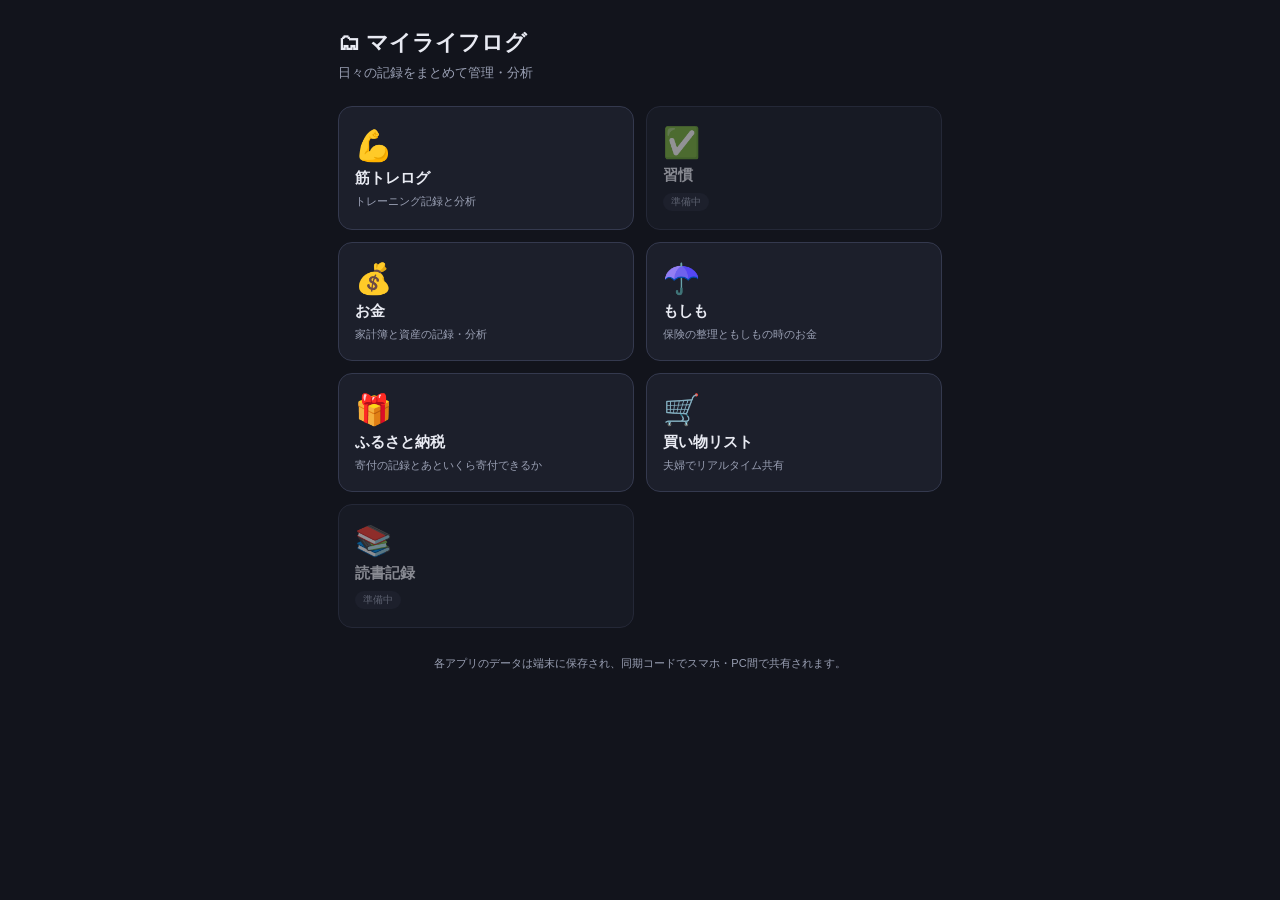
<file: index.html>
<!DOCTYPE html>
<html lang="ja">
<head>
<meta charset="UTF-8">
<meta name="viewport" content="width=device-width, initial-scale=1.0, maximum-scale=1.0, user-scalable=no">
<meta name="theme-color" content="#12141c">
<title>マイライフログ</title>
<style>
  * { margin: 0; padding: 0; box-sizing: border-box; }
  :root {
    --bg: #12141c; --panel: #1c1f2b; --panel2: #262a3a;
    --text: #e8eaf2; --sub: #9aa0b4; --line: #34394e; --accent: #4dabf7;
  }
  body {
    font-family: -apple-system, BlinkMacSystemFont, "Hiragino Kaku Gothic ProN", "Noto Sans JP", sans-serif;
    background: var(--bg); color: var(--text); min-height: 100vh;
    padding: 28px 18px 40px; max-width: 640px; margin: 0 auto;
  }
  header { margin-bottom: 24px; }
  h1 { font-size: 22px; font-weight: 700; }
  .sub { color: var(--sub); font-size: 13px; margin-top: 6px; }
  .grid { display: grid; grid-template-columns: 1fr 1fr; gap: 12px; }
  .app-card {
    display: flex; flex-direction: column; gap: 6px;
    background: var(--panel); border: 1px solid var(--line);
    border-radius: 14px; padding: 18px 16px; text-decoration: none; color: var(--text);
    min-height: 108px; justify-content: center;
  }
  .app-card:active { opacity: 0.8; }
  .app-card .emoji { font-size: 30px; }
  .app-card .name { font-size: 15px; font-weight: 700; }
  .app-card .desc { font-size: 11px; color: var(--sub); }
  .app-card.soon { opacity: 0.55; }
  .app-card.soon .badge {
    font-size: 10px; color: var(--sub); background: var(--panel2);
    padding: 2px 8px; border-radius: 999px; align-self: flex-start; margin-top: 2px;
  }
  footer { margin-top: 28px; color: var(--sub); font-size: 11px; text-align: center; }
</style>
</head>
<body>
<header>
  <h1>🗂 マイライフログ</h1>
  <p class="sub">日々の記録をまとめて管理・分析</p>
</header>

<div class="grid">
  <a class="app-card" href="kintore.html">
    <span class="emoji">💪</span>
    <span class="name">筋トレログ</span>
    <span class="desc">トレーニング記録と分析</span>
  </a>
  <div class="app-card soon">
    <span class="emoji">✅</span>
    <span class="name">習慣</span>
    <span class="badge">準備中</span>
  </div>
  <a class="app-card" href="money.html">
    <span class="emoji">💰</span>
    <span class="name">お金</span>
    <span class="desc">家計簿と資産の記録・分析</span>
</a>
  <a class="app-card" href="hoken.html">
    <span class="emoji">☂️</span>
    <span class="name">もしも</span>
    <span class="desc">保険の整理ともしもの時のお金</span>
  </a>
  <a class="app-card" href="furusato.html">
    <span class="emoji">🎁</span>
    <span class="name">ふるさと納税</span>
    <span class="desc">寄付の記録とあといくら寄付できるか</span>
  </a>
  <a class="app-card" href="shopping.html">
    <span class="emoji">🛒</span>
    <span class="name">買い物リスト</span>
    <span class="desc">夫婦でリアルタイム共有</span>
  </a>
  <div class="app-card soon">
    <span class="emoji">📚</span>
    <span class="name">読書記録</span>
    <span class="badge">準備中</span>
  </div>
</div>

<footer>各アプリのデータは端末に保存され、同期コードでスマホ・PC間で共有されます。</footer>
</body>
</html>
</file>
